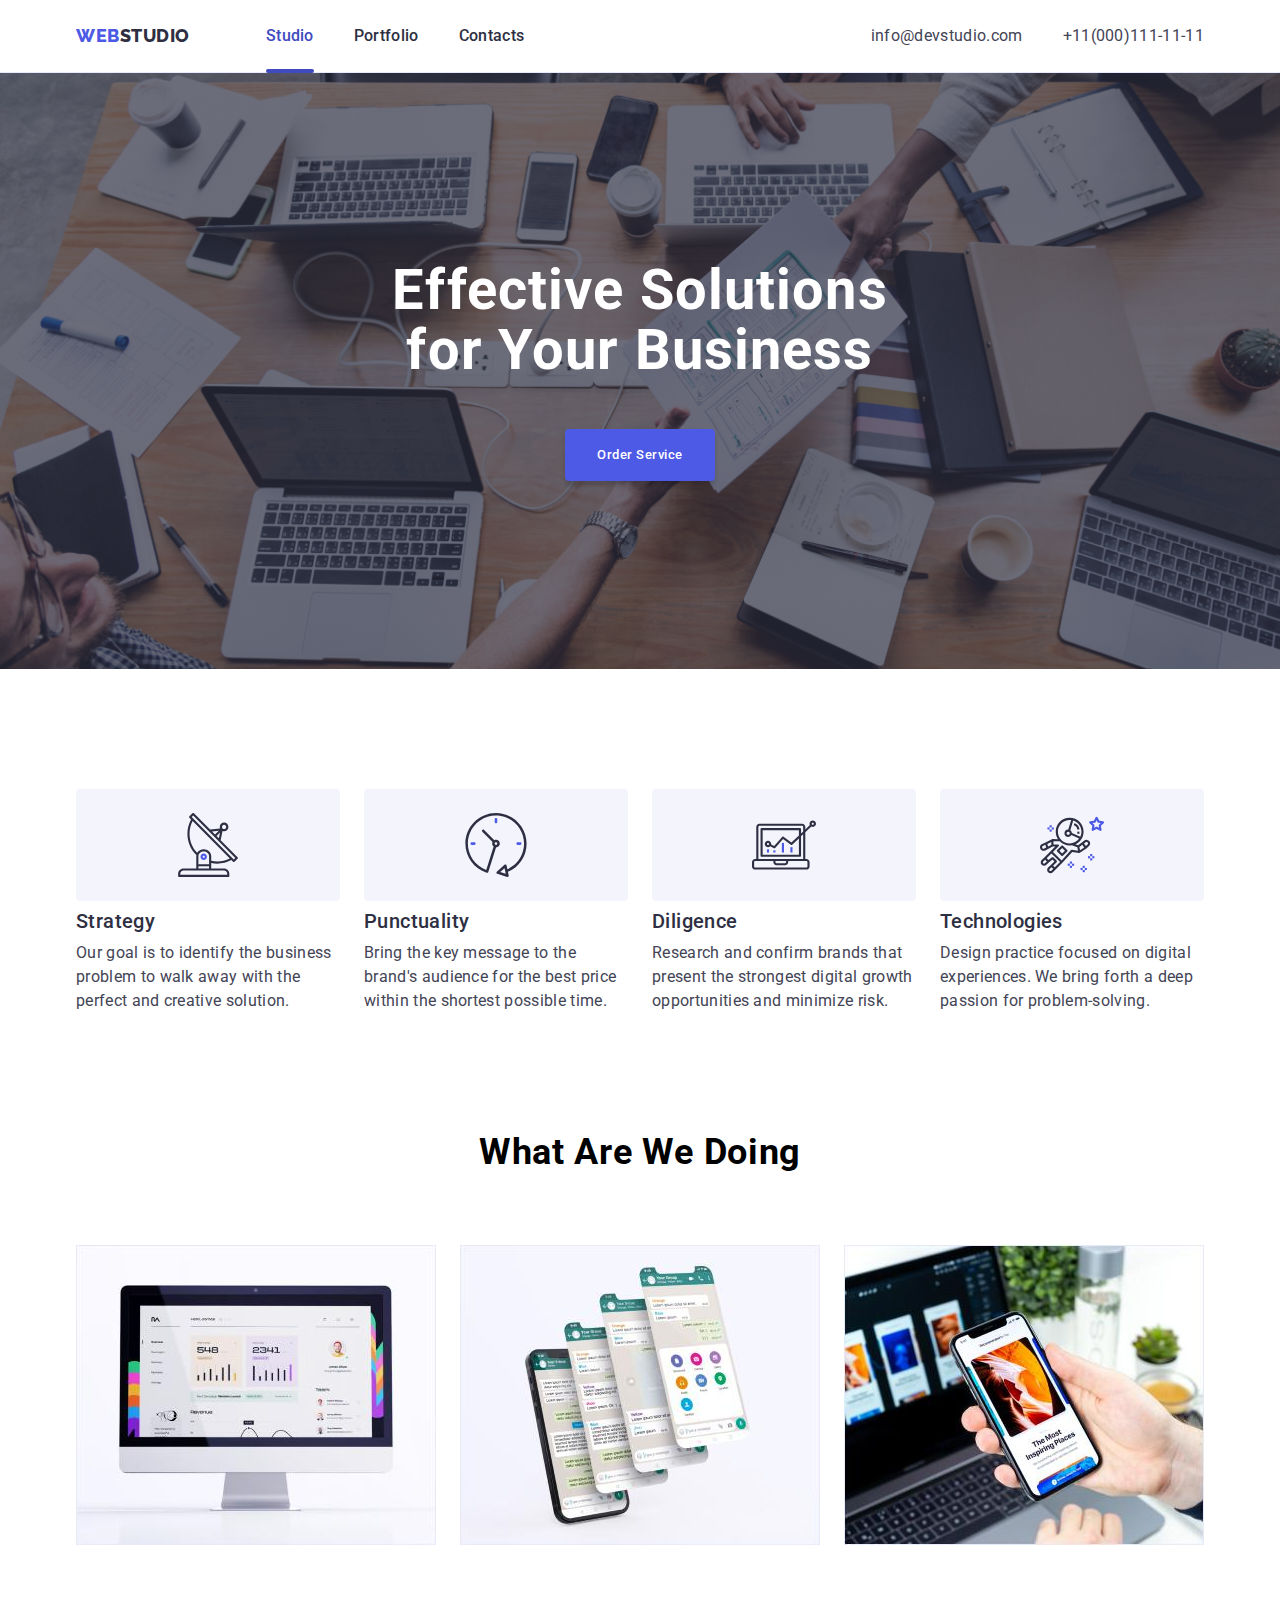
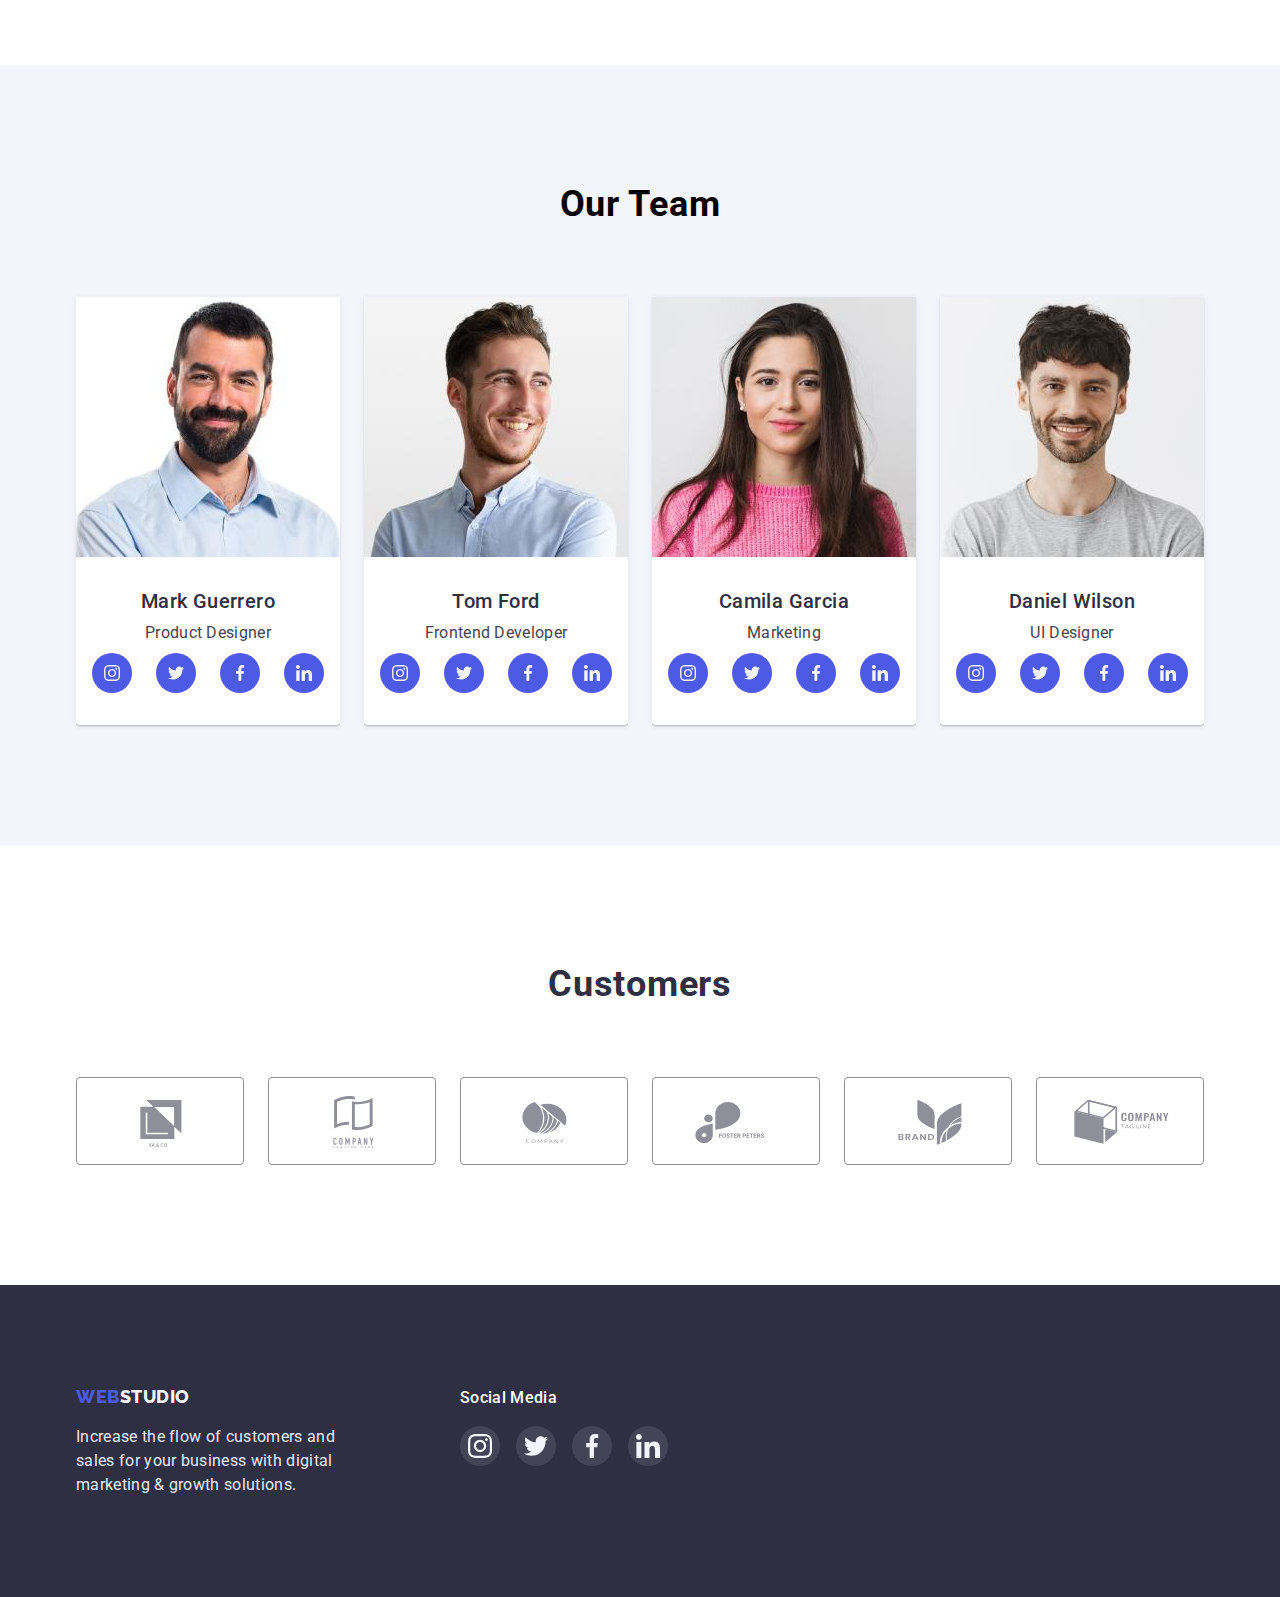
<file: index.html>
<!DOCTYPE html>
<html lang="en">

<head>
    <meta charset="UTF-8">
    <meta http-equiv="X-UA-Compatible" content="IE=edge">
    <meta name="viewport" content="width=device-width, initial-scale=1.0">
    <link rel="preconnect" href="https://fonts.googleapis.com">
    <link rel="preconnect" href="https://fonts.gstatic.com" crossorigin>
    <link
        href="https://fonts.googleapis.com/css2?family=Raleway:wght@800&family=Roboto:wght@400;500;700;900&display=swap"
        rel="stylesheet">
    <link rel="stylesheet" href="https://cdnjs.cloudflare.com/ajax/libs/modern-normalize/1.1.0/modern-normalize.min.css"
        integrity="sha512-wpPYUAdjBVSE4KJnH1VR1HeZfpl1ub8YT/NKx4PuQ5NmX2tKuGu6U/JRp5y+Y8XG2tV+wKQpNHVUX03MfMFn9Q=="
        crossorigin="anonymous" referrerpolicy="no-referrer" />
    <link rel="stylesheet" href="./css/style.css">
    <title>Studio</title>

</head>

<body>
    <header class="header">
        <div class="container">
            <nav class="navigation">
                <a class="logo" href="./index.html">WEB<span class="logo logo-second-part">STUDIO</span></a>
                <ul class="nav-left list"> <!-- Left side of the navigation menu-->
                    <li><a class="nav-link active" href="./index.html">Studio</a></li>
                    <li><a class="nav-link" href="./portfolio.html">Portfolio</a></li>
                    <li><a class="nav-link" href="#">Contacts</a></li>
                </ul>
            </nav>
            <address>
                <ul class="address list">
                    <li><a class="address-item" href="mailto:info@devstudio.com">info@devstudio.com</a></li>
                    <li><a class="address-item" href="tel:+1100011111">+11(000)111-11-11</a></li>
                </ul>
            </address>
        </div>
    </header>

    <main>
        <section class="hero">
            <div class="container">
                <h1 class="hero-title">Effective Solutions for Your Business</h1>
                <button type="button" class="service-button" data-modal-open> Order Service</button>
            </div>
        </section>
        <!-- Features list-->
        <section class="features">
            <div class="container">
                <h2 class="visually-hidden"> Our Features</h2>
                <ul class="features-list list">
                    <li class="feature">
                        <div class="feature-wrap"> <svg class="feature-icon">
                                <use href="./images/icons.svg#icon-anthena"></use>
                            </svg></div>
                        <h3 class="section-subtitle">Strategy</h3>
                        <p class="section-text">Our goal is to identify the business problem to walk away with the
                            perfect
                            and
                            creative
                            solution.</p>
                    </li>
                    <li class="feature">
                        <div class="feature-wrap"> <svg class="feature-icon">
                                <use href="./images/icons.svg#icon-clock"></use>
                            </svg> </div>
                        <h3 class="section-subtitle">Punctuality</h3>
                        <p class="section-text">Bring the key message to the brand's audience for the best price within
                            the
                            shortest
                            possible
                            time.</p>
                    </li>
                    <li class="feature">
                        <div class="feature-wrap"> <svg class="feature-icon">
                                <use href="./images/icons.svg#icon-diagram"></use>
                            </svg></div>
                        <h3 class="section-subtitle">Diligence</h3>
                        <p class="section-text">Research and confirm brands that present the strongest digital growth
                            opportunities and
                            minimize
                            risk.</p>
                    </li>
                    <li class="feature">
                        <div class="feature-wrap"> <svg class="feature-icon">
                                <use href="./images/icons.svg#icon-astronaut"></use>
                            </svg></div>
                        <h3 class="section-subtitle">Technologies</h3>
                        <p class="section-text">Design practice focused on digital experiences. We bring forth a deep
                            passion
                            for
                            problem-solving.
                        </p>
                    </li>
                </ul>
            </div>
        </section>

        <section class="work-examples">
            <div class="container">
                <h2 class="section-title">What Are We Doing</h2> <!-- Work examples list-->
                <ul class="article-images list">
                    <li><img src="./images/rectangle1.jpg" alt=" A monitor with a website displayed on it" width="360"
                            height="300"></li>
                    <li><img src="./images/rectangle2.jpg"
                            alt=" A mobile phone with a mobile aplication displayed on it" width="360" height="300">
                    </li>
                    <li><img src="./images/rectangle3.jpg" alt=" A phone and a monitor displaying apps" width="360"
                            height="300"></li>
                </ul>
            </div>
        </section>
        <!-- Company staff-->

        <section class="team">
            <div class="container">
                <h2 class=" section-title">Our Team</h2>
                <ul class="cards list">
                    <li class="card">
                        <img class="card-img" src="./images/markguerrero.jpg"
                            alt="A smiling man with a dark hair and a beard" width="264" height="260">
                        <div class="card-body">
                            <h3 class="card-title section-subtitle">Mark Guerrero</h3>
                            <p class="card-text section-text">Product Designer</p>
                            <ul class="team-social list">
                                <li class="team-social-item">
                                    <a href="#" class="team-social-link">
                                        <svg class="team-social-icon">
                                            <use href="./images/icons.svg#icon-instagram"></use>
                                        </svg>
                                    </a>
                                </li>
                                <li class="team-social-item">
                                    <a href="#" class="team-social-link">
                                        <svg class="team-social-icon">
                                            <use href="./images/icons.svg#icon-twitter"></use>
                                        </svg>
                                    </a>
                                </li>
                                <li class="team-social-item">
                                    <a href="#" class="team-social-link">
                                        <svg class="team-social-icon">
                                            <use href="./images/icons.svg#icon-facebook"></use>
                                        </svg>
                                    </a>
                                </li>
                                <li class="team-social-item">
                                    <a href="#" class="team-social-link">
                                        <svg class="team-social-icon">
                                            <use href="./images/icons.svg#icon-linkedin"></use>
                                        </svg>
                                    </a>
                                </li>
                            </ul>

                        </div>
                    </li>

                    <li class="card">
                        <img class="card-img" src="./images/tomford.jpg"
                            alt=" A smiling man with brown hairs looking to his right" width="264" height="260">
                        <div class="card-body">
                            <h3 class="card-title section-subtitle">Tom Ford</h3>
                            <p class="card-text section-text">Frontend Developer</p>
                            <ul class="team-social list">
                                <li class="team-social-item">
                                    <a href="#" class="team-social-link">
                                        <svg class="team-social-icon">
                                            <use href="./images/icons.svg#icon-instagram"></use>
                                        </svg>
                                    </a>
                                </li>
                                <li class="team-social-item">
                                    <a href="#" class="team-social-link">
                                        <svg class="team-social-icon">
                                            <use href="./images/icons.svg#icon-twitter"></use>
                                        </svg>
                                    </a>
                                </li>
                                <li class="team-social-item">
                                    <a href="#" class="team-social-link">
                                        <svg class="team-social-icon">
                                            <use href="./images/icons.svg#icon-facebook"></use>
                                        </svg>
                                    </a>
                                </li>
                                <li class="team-social-item">
                                    <a href="#" class="team-social-link">
                                        <svg class="team-social-icon">
                                            <use href="./images/icons.svg#icon-linkedin"></use>
                                        </svg>
                                    </a>
                                </li>
                            </ul>

                        </div>
                    </li>

                    <li class="card">
                        <img class="card-img" src="./images/camilagarcia.jpg"
                            alt="A smiling woman looking at the camera" width="264" height="260">
                        <div class="card-body">
                            <h3 class="card-title section-subtitle">Camila Garcia</h3>
                            <p class="card-text section-text">Marketing</p>
                            <ul class="team-social list">
                                <li class="team-social-item">
                                    <a href="#" class="team-social-link">
                                        <svg class="team-social-icon">
                                            <use href="./images/icons.svg#icon-instagram"></use>
                                        </svg>
                                    </a>
                                </li>
                                <li class="team-social-item">
                                    <a href="#" class="team-social-link">
                                        <svg class="team-social-icon">
                                            <use href="./images/icons.svg#icon-twitter"></use>
                                        </svg>
                                    </a>
                                </li>
                                <li class="team-social-item">
                                    <a href="#" class="team-social-link">
                                        <svg class="team-social-icon">
                                            <use href="./images/icons.svg#icon-facebook"></use>
                                        </svg>
                                    </a>
                                </li>
                                <li class="team-social-item">
                                    <a href="#" class="team-social-link">
                                        <svg class="team-social-icon">
                                            <use href="./images/icons.svg#icon-linkedin"></use>
                                        </svg>
                                    </a>
                                </li>
                            </ul>

                        </div>
                    </li>

                    <li class="card">
                        <img class="card-img" src="./images/danielwilson.jpg" alt="A smiling man looking at the camera"
                            width="264" height="260">
                        <div class="card-body">
                            <h3 class="card-title section-subtitle">Daniel Wilson</h3>
                            <p class="card-text section-text">UI Designer</p>
                            <ul class="team-social list">
                                <li class="team-social-item">
                                    <a href="#" class="team-social-link">
                                        <svg class="team-social-icon">
                                            <use href="./images/icons.svg#icon-instagram"></use>
                                        </svg>
                                    </a>
                                </li>
                                <li class="team-social-item">
                                    <a href="#" class="team-social-link">
                                        <svg class="team-social-icon">
                                            <use href="./images/icons.svg#icon-twitter"></use>
                                        </svg>
                                    </a>
                                </li>
                                <li class="team-social-item">
                                    <a href="#" class="team-social-link">
                                        <svg class="team-social-icon">
                                            <use href="./images/icons.svg#icon-facebook"></use>
                                        </svg>
                                    </a>
                                </li>
                                <li class="team-social-item">
                                    <a href="#" class="team-social-link">
                                        <svg class="team-social-icon">
                                            <use href="./images/icons.svg#icon-linkedin"></use>
                                        </svg>
                                    </a>
                                </li>
                            </ul>

                        </div>
                    </li>
                </ul>
            </div>
        </section>
        <section class="customers">
            <div class="container">
                <h2 class="section-title customers-title"> Customers</h2>
                <ul class="customers-list list">
                    <li class="customer">
                        <a href="#" class="customer-link">
                            <svg class="customer-icon">
                                <use href="./images/icons.svg#icon-logo"></use>
                            </svg>
                        </a>
                    </li>
                    <li class="customer">
                        <a href="#" class="customer-link">
                            <svg class="customer-icon">
                                <use href="./images/icons.svg#icon-firstlogo"></use>
                            </svg>
                        </a>
                    </li>
                    <li class="customer">
                        <a href="#" class="customer-link">
                            <svg class="customer-icon">
                                <use href="./images/icons.svg#icon-secondlogo"></use>
                            </svg>
                        </a>
                    </li>
                    <li class="customer">
                        <a href="#" class="customer-link">
                            <svg class="customer-icon">
                                <use href="./images/icons.svg#icon-thirdlogo"></use>
                            </svg>
                        </a>
                    </li>
                    <li class="customer">
                        <a href="#" class="customer-link">
                            <svg class="customer-icon">
                                <use href="./images/icons.svg#icon-fourthlogo"></use>
                            </svg>
                        </a>
                    </li>
                    <li class="customer">
                        <a href="#" class="customer-link">
                            <svg class="customer-icon">
                                <use href="./images/icons.svg#icon-sixthlogo"></use>
                            </svg>
                        </a>
                    </li>
                </ul>
            </div>
        </section>
    </main>
    <footer>
        <div class="container">
            <div class="footer-left">

                <a class="logo footer-logo" href="./index.html">WEB<span
                        class="logo logo-btm-second-part">STUDIO</span></a>
                <p class="footer-text">Increase the flow of customers and sales for your business with digital
                    marketing & growth solutions. </p>
            </div>
            <div class="footer-right">
                <p class="footer-social">Social Media</p>
                <ul class="footer-social-list list">
                    <li class="footer-social-item">
                        <a href="#" class="footer-social-link">
                            <svg class="footer-social-icon">
                                <use href="./images/icons.svg#icon-instagram"></use>
                            </svg>
                        </a>
                    </li>
                    <li class="footer-social-item">
                        <a href="#" class="footer-social-link">
                            <svg class="footer-social-icon">
                                <use href="./images/icons.svg#icon-twitter"></use>
                            </svg>
                        </a>
                    </li>
                    <li class="footer-social-item">
                        <a href="#" class="footer-social-link">
                            <svg class="footer-social-icon">
                                <use href="./images/icons.svg#icon-facebook"></use>
                            </svg>
                        </a>
                    </li>
                    <li class="footer-social-item">
                        <a href="#" class="footer-social-link">
                            <svg class="footer-social-icon">
                                <use href="./images/icons.svg#icon-linkedin"></use>
                            </svg>
                        </a>
                    </li>
                </ul>
            </div>

        </div>
    </footer>
    <div class="backdrop is-hidden" data-modal>
        <div class="modal">
            <button type="button" class="modal-cross-button" data-modal-close>
                <svg class="modal-icon-cross">
                    <use href="./images/icons.svg#icon-cross">

                    </use>

                </svg>
            </button>
        </div>
    </div>

    <script src="./js/modal.js"></script>
</body>

</html>
</file>
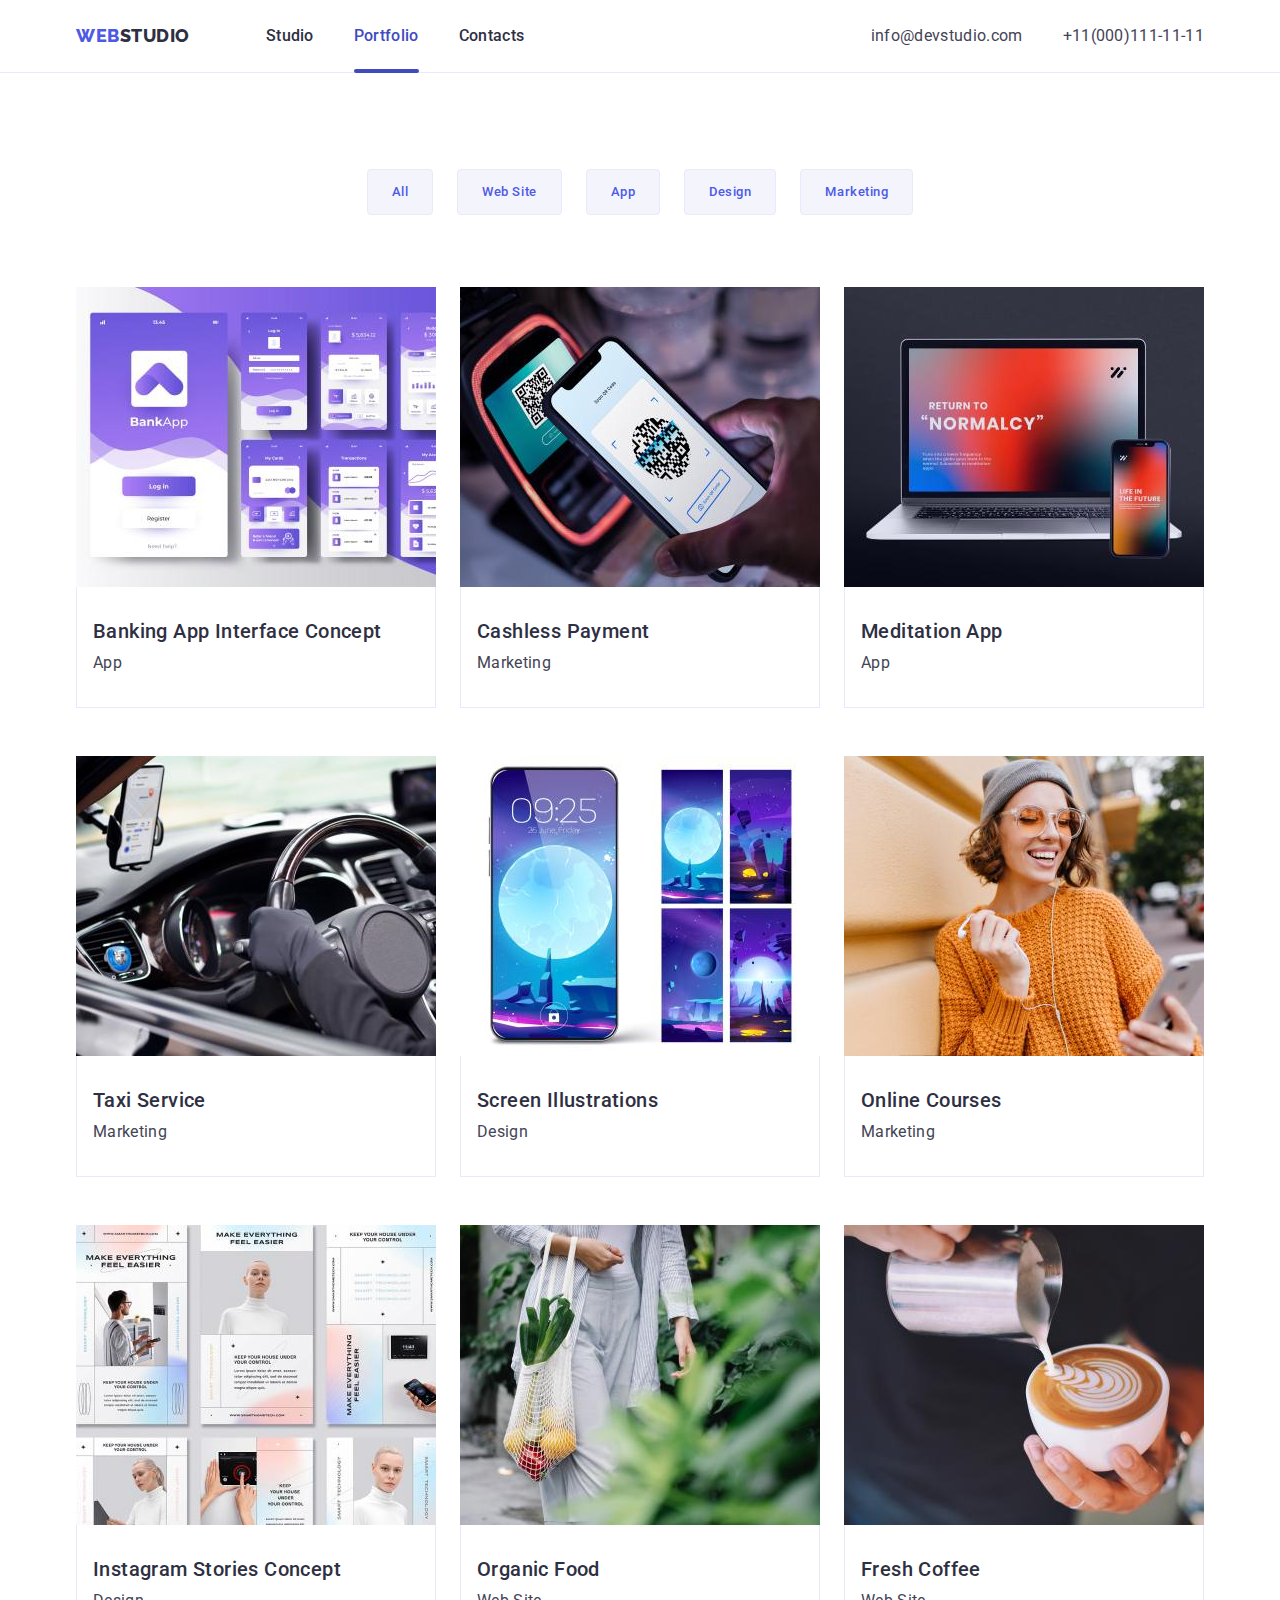
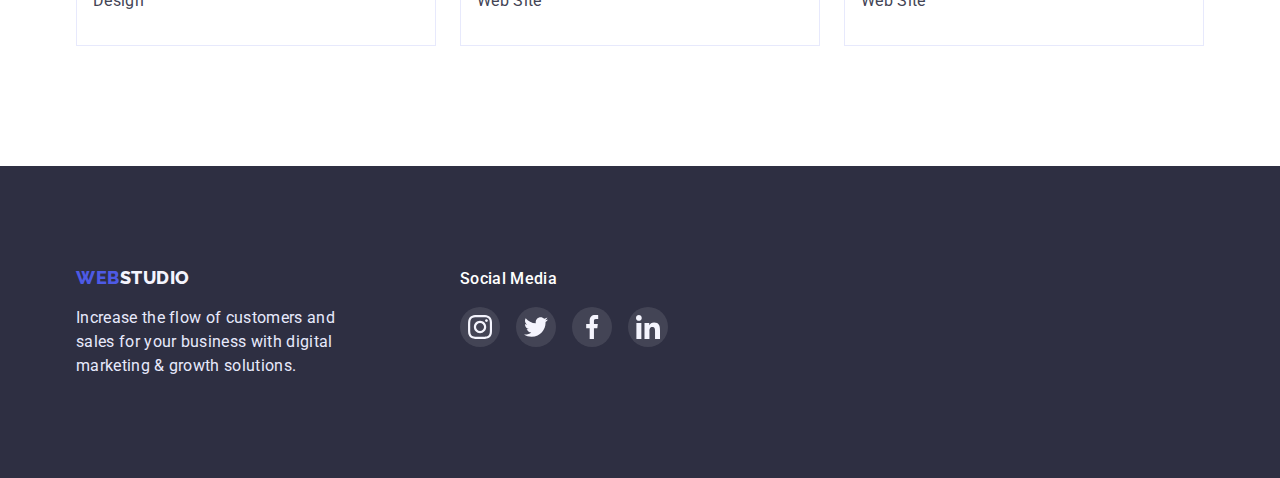
<file: portfolio.html>
<!DOCTYPE html>
<html lang="en">

<head>
    <meta charset="UTF-8">
    <meta http-equiv="X-UA-Compatible" content="IE=edge">
    <meta name="viewport" content="width=device-width, initial-scale=1.0">
    <link rel="preconnect" href="https://fonts.googleapis.com">
    <link rel="preconnect" href="https://fonts.gstatic.com" crossorigin>
    <link
        href="https://fonts.googleapis.com/css2?family=Raleway:wght@800&family=Roboto:wght@400;500;700;900&display=swap"
        rel="stylesheet">
    <link rel="stylesheet" href="https://cdnjs.cloudflare.com/ajax/libs/modern-normalize/1.1.0/modern-normalize.min.css"
        integrity="sha512-wpPYUAdjBVSE4KJnH1VR1HeZfpl1ub8YT/NKx4PuQ5NmX2tKuGu6U/JRp5y+Y8XG2tV+wKQpNHVUX03MfMFn9Q=="
        crossorigin="anonymous" referrerpolicy="no-referrer" />
    <link rel="stylesheet" href="./css/style.css">
    <title>Portfolio</title>
</head>

<body>
    <header class="header">
        <div class="container">
            <nav class="navigation">
                <a class="logo" href="./index.html">WEB<span class="logo logo-second-part">STUDIO</span></a>
                <ul class="nav-left list"> <!-- Left side of the navigation menu-->
                    <li><a class="nav-link" href="./index.html">Studio</a></li>
                    <li><a class="nav-link active" href="./portfolio.html">Portfolio</a></li>
                    <li><a class="nav-link" href="#">Contacts</a></li>
                </ul>
            </nav>
            <address>
                <ul class="address list">
                    <li><a class="address-item" href="mailto:info@devstudio.com">info@devstudio.com</a></li>
                    <li><a class="address-item" href="tel:+1100011111">+11(000)111-11-11</a></li>
                </ul>
            </address>
        </div>
    </header>

    <main>



        <section class="portfolio-section">
            <div class="container">
                <h1 class="visually-hidden">Services</h1>
                <ul class="menu list">
                    <li><button type="button" class="menu-button">All</button></li>
                    <li><button type="button" class="menu-button">Web Site</button></li>
                    <li><button type="button" class="menu-button">App</button></li>
                    <li><button type="button" class="menu-button">Design</button></li>
                    <li><button type="button" class="menu-button">Marketing</button></li>
                </ul>

                <ul class="cards-grid list">
                    <li class="grid-card">
                        <div class="grid-image-wrap">
                            <img class="grid-image" src="./images/img-8.jpg"
                                alt="A purple banking application interface being dispayed">

                            <p class="image-text section-text">14 Stylish and User-Friendly App Design Concepts · Task
                                Manager App ·
                                Calorie Tracker App · Exotic Fruit Ecommerce App · Cloud Storage App</p>
                        </div>
                        <div class="grid-card-content">
                            <h2 class="section-subtitle">Banking App Interface Concept</h2>
                            <p class="section-text">App</p>
                        </div>
                    </li>
                    <li class="grid-card">
                        <div class="grid-image-wrap">
                            <img class="grid-image" src="./images/img-7.jpg"
                                alt="A person marking a cashless payment through QR-Code using their smartphone ">
                            <p class="image-text section-text">14 Stylish and User-Friendly App Design Concepts · Task
                                Manager App ·
                                Calorie Tracker App · Exotic Fruit Ecommerce App · Cloud Storage App</p>
                        </div>
                        <div class="grid-card-content">
                            <h2 class="section-subtitle">Cashless Payment</h2>
                            <p class="section-text">Marketing</p>
                        </div>
                    </li>
                    <li class="grid-card">
                        <div class="grid-image-wrap">
                            <img class="grid-image" src="./images/img-6.jpg"
                                alt="An app being displayed on a laptop and a smartphone screens">
                            <p class="image-text section-text">14 Stylish and User-Friendly App Design Concepts · Task
                                Manager App ·
                                Calorie Tracker App · Exotic Fruit Ecommerce App · Cloud Storage App</p>
                        </div>
                        <div class="grid-card-content">
                            <h2 class="section-subtitle">Meditation App</h2>
                            <p class="section-text">App</p>
                        </div>
                    </li>
                    <li class="grid-card">
                        <div class="grid-image-wrap">
                            <img class="grid-image" src="./images/img-5.jpg" alt="A driver driving a black car">
                            <p class="image-text section-text">14 Stylish and User-Friendly App Design Concepts · Task
                                Manager App ·
                                Calorie Tracker App · Exotic Fruit Ecommerce App · Cloud Storage App</p>
                        </div>
                        <div class="grid-card-content">
                            <h2 class="section-subtitle">Taxi Service</h2>
                            <p class="section-text">Marketing</p>
                        </div>
                    </li>
                    <li class="grid-card">
                        <div class="grid-image-wrap">
                            <img class="grid-image" src="./images/img-4.jpg"
                                alt="Various wallpapers on a phone's screen">
                            <p class="image-text section-text">14 Stylish and User-Friendly App Design Concepts · Task
                                Manager App ·
                                Calorie Tracker App · Exotic Fruit Ecommerce App · Cloud Storage App</p>
                        </div>
                        <div class="grid-card-content">
                            <h2 class="section-subtitle">Screen Illustrations</h2>
                            <p class="section-text">Design</p>
                        </div>
                    </li>
                    <li class="grid-card">
                        <div class="grid-image-wrap">
                            <img class="grid-image" src="./images/img-3.jpg"
                                alt="A woman wearing sunglasses looking at her phone while listening to music through earphones">
                            <p class="image-text section-text">14 Stylish and User-Friendly App Design Concepts · Task
                                Manager App ·
                                Calorie Tracker App · Exotic Fruit Ecommerce App · Cloud Storage App</p>
                        </div>
                        <div class="grid-card-content">
                            <h2 class="section-subtitle">Online Courses</h2>
                            <p class="section-text">Marketing</p>
                        </div>
                    </li>
                    <li class="grid-card">
                        <div class="grid-image-wrap">
                            <img class="grid-image" src="./images/img-2.jpg"
                                alt="Several types of Instagram stories being displayed">
                            <p class="image-text section-text">14 Stylish and User-Friendly App Design Concepts · Task
                                Manager App ·
                                Calorie Tracker App · Exotic Fruit Ecommerce App · Cloud Storage App</p>
                        </div>
                        <div class="grid-card-content">
                            <h2 class="section-subtitle">Instagram Stories Concept</h2>
                            <p class="section-text">Design</p>
                        </div>
                    </li>
                    <li class="grid-card">
                        <div class="grid-image-wrap">
                            <img class="grid-image" src="./images/img-1.jpg"
                                alt="A woman carying a bag full of fruits and vegetables.">
                            <p class="image-text section-text">14 Stylish and User-Friendly App Design Concepts · Task
                                Manager App ·
                                Calorie Tracker App · Exotic Fruit Ecommerce App · Cloud Storage App</p>
                        </div>
                        <div class="grid-card-content">
                            <h2 class="section-subtitle">Organic Food</h2>
                            <p class="section-text">Web Site</p>
                        </div>
                    </li>
                    <li class="grid-card">
                        <div class="grid-image-wrap">
                            <img class="grid-image" src="./images/img.jpg" alt="Fresh coffe being poured in a glass">
                            <p class="image-text section-text">14 Stylish and User-Friendly App Design Concepts · Task
                                Manager App ·
                                Calorie Tracker App · Exotic Fruit Ecommerce App · Cloud Storage App</p>
                        </div>
                        <div class="grid-card-content">
                            <h2 class="section-subtitle">Fresh Coffee</h2>
                            <p class="section-text">Web Site</p>
                        </div>
                    </li>

                </ul>
            </div>
        </section>
    </main>
    <footer>
        <div class="container">
            <div class="footer-left">

                <a class="logo footer-logo" href="./index.html">WEB<span
                        class="logo logo-btm-second-part">STUDIO</span></a>
                <p class="footer-text">Increase the flow of customers and sales for your business with digital
                    marketing & growth solutions. </p>
            </div>
            <div class="footer-right">
                <p class="footer-social">Social Media</p>
                <ul class="footer-social-list list">
                    <li class="footer-social-item">
                        <a href="#" class="footer-social-link">
                            <svg class="footer-social-icon">
                                <use href="./images/icons.svg#icon-instagram"></use>
                            </svg>
                        </a>
                    </li>
                    <li class="footer-social-item">
                        <a href="#" class="footer-social-link">
                            <svg class="footer-social-icon">
                                <use href="./images/icons.svg#icon-twitter"></use>
                            </svg>
                        </a>
                    </li>
                    <li class="footer-social-item">
                        <a href="#" class="footer-social-link">
                            <svg class="footer-social-icon">
                                <use href="./images/icons.svg#icon-facebook"></use>
                            </svg>
                        </a>
                    </li>
                    <li class="footer-social-item">
                        <a href="#" class="footer-social-link">
                            <svg class="footer-social-icon">
                                <use href="./images/icons.svg#icon-linkedin"></use>
                            </svg>
                        </a>
                    </li>
                </ul>
            </div>

        </div>
    </footer>

    <div class="backdrop is-hidden" data-modal>
        <div class="modal">
            <button type="button" class="modal-cross-button" data-modal-close>
                <svg class="modal-icon-cross">
                    <use href="./images/icons.svg#icon-cross">

                    </use>

                </svg>
            </button>
        </div>
    </div>

    <script src="./js/modal.js"></script>
</body>

</html>
</file>
<file: css/style.css>
:root {
  --main-color: #2e2f42; /* Logo/hero/footer/nav_items color*/
  --secondary-color: #fff; /* Title/Button/Cards*/
  --link-hover-color: #404bbf; /* header links hover color*/
  --additional-background-color: #f4f4fd; /* Team and menu button bg color, logo bottom 2nd part*/
  --footer-text-color: #e7e9fc; /*Footer text color*/
  --main-btn-logo-txt-color: #4d5ae5; /* Logo, service button , menu button color*/
  --section-text-color: #434455;
}

a {
  text-decoration: none;
}
.list {
  list-style: none;
}

* {
  margin: 0;
  padding: 0;
  box-sizing: border-box;
}

body {
  font-family: "Roboto", sans-serif;
  background-color: var(--secondary-color);
}
/* ============================= COMPONENTS =============================*/
.section-text {
  color: var(--section-text-color);
  line-height: 1.5;
  letter-spacing: 0.02em;
}
.section-subtitle {
  font-weight: 500;
  font-size: 20px;
  line-height: 1.2;
  letter-spacing: 0.02em;
  color: var(--main-color);
}
.section-title {
  font-size: 36px;
  line-height: 1.11;
  text-align: center;
  letter-spacing: 0.02em;
  text-transform: capitalize;
}
img {
  width: 100%;
  display: block;
}

.container {
  width: 1158px;
  padding: 0 15px;
  margin: 0 auto;
}

/* ============================= /COMPONENTS =============================*/
/* ============================= LOGO =============================*/

.logo {
  font-family: "Raleway";
  font-weight: 800;
  font-size: 18px;
  line-height: 1.33;
  text-transform: uppercase;
  letter-spacing: 0.03em;
  color: var(--main-btn-logo-txt-color);
}

.logo-second-part {
  color: var(--main-color);
}
.logo-btm-second-part {
  color: var(--additional-background-color);
}
/* ============================= /LOGO =============================*/
/* ============================= HEADER =============================*/
.header {
  border-bottom: 1px solid #e7e9fc;
}
.header .container {
  display: flex;
  justify-content: space-between;
  align-items: center;
}

.navigation {
  display: flex;
  align-items: center;
  gap: 76px;
}

.nav-left {
  display: flex;
  gap: 40px;
}

.nav-link {
  position: relative;
  color: var(--main-color);
  font-weight: 500;
  line-height: 1.5;
  letter-spacing: 0.02em;
  display: block;
  padding: 24px 0;
  transition-duration: 250ms;
  transition-timing-function: cubic-bezier(0.4, 0, 0.2, 1);
  transition-property: color;
}

.nav-link.active {
  color: #404bbf;
}

.nav-link.active::after {
  content: "";
  position: absolute;
  bottom: -1px;
  display: block;
  width: 100%;
  height: 4px;
  background: #404bbf;
  border-radius: 2px;
}

.nav-link:hover,
.nav-link:focus {
  color: var(--link-hover-color);
}

.address {
  display: flex;
  gap: 40px;
}

.address-item {
  color: var(--section-text-color);
  font-style: normal;
  line-height: 1.5;
  letter-spacing: 0.02em;
  transition-duration: 250ms;
  transition-timing-function: cubic-bezier(0.4, 0, 0.2, 1);
  transition-property: color;
}

.address-item:hover,
.address-item:focus {
  color: var(--link-hover-color);
}
/* ============================= /HEADER =============================*/
/* ============================= MAIN =============================*/

.hero {
  max-width: 1440px;
  margin: 0 auto;
  background-image: linear-gradient(
      rgba(46, 47, 66, 0.7),
      rgba(46, 47, 66, 0.7)
    ),
    url(../images/bgimg.jpg);
  background-size: cover;
  background-color: var(--main-color);
  padding: 188px 0;
}

.hero-title {
  font-size: 56px;
  line-height: 1.07;
  color: var(--secondary-color);
  letter-spacing: 0.02em;
  text-align: center;
  max-width: 496px;
  margin: 0 auto 48px auto;
}
.service-button {
  display: block;
  margin: 0 auto;
  background-color: var(--main-btn-logo-txt-color);
  box-shadow: 0px 4px 4px rgba(0, 0, 0, 0.15);
  border-radius: 4px;
  color: var(--secondary-color);
  font-family: inherit;
  line-height: 1.5;
  font-weight: 500;
  letter-spacing: 0.04em;
  border: none;
  padding: 16px 32px;
  cursor: pointer;
  transition-duration: 250ms;
  transition-timing-function: cubic-bezier(0.4, 0, 0.2, 1);
  transition-property: background-color;
}
.service-button:hover,
.service-button:focus {
  background-color: var(--link-hover-color);
}

.visually-hidden {
  position: absolute;
  width: 1px;
  height: 1px;
  margin: -1px;
  border: 0;
  padding: 0;
  white-space: nowrap;
  clip-path: inset(100%);
  clip: rect(0 0 0 0);
  overflow: hidden;
}

.features {
  padding: 120px 0;
}

.features-list {
  display: flex;
  gap: 24px;
}

.feature {
  width: 264px;
}
.feature-wrap {
  display: flex;
  justify-content: center;
  align-items: center;
  background-color: var(--additional-background-color);
  border-radius: 4px;
  height: 112px;
  margin-bottom: 8px;
}

.feature-icon {
  width: 64px;
  height: 64px;
}

.feature .section-subtitle {
  margin-bottom: 8px;
}

.work-examples {
  padding-bottom: 120px;
}

.work-examples .section-title {
  margin-bottom: 72px;
}

.article-images {
  display: flex;
  gap: 24px;
}

.team {
  background-color: var(--additional-background-color);
  padding: 120px 0;
}

.team .section-title {
  margin-bottom: 72px;
}

.cards {
  display: flex;
  gap: 24px;
}

.card {
  background-color: var(--secondary-color);
  text-align: center;
  box-shadow: 0px 1px 6px rgba(46, 47, 66, 0.08),
    0px 1px 1px rgba(46, 47, 66, 0.16), 0px 2px 1px rgba(46, 47, 66, 0.08);
  border-radius: 0px 0px 4px 4px;
}
.card-body {
  padding: 32px 0;
}

.card-title {
  margin-bottom: 8px;
}

.team-social {
  display: flex;
  gap: 24px;
  justify-content: center;
  margin-top: 8px;
}

.team-social-link {
  display: flex;
  align-items: center;
  justify-content: center;
  width: 40px;
  height: 40px;
  border-radius: 50%;
  background-color: var(--main-btn-logo-txt-color);
  transition-duration: 250ms;
  transition-timing-function: cubic-bezier(0.4, 0, 0.2, 1);
  transition-property: background-color;
}

.team-social-link:hover,
.team-social-link:focus {
  background-color: #404bbf;
}

.team-social-icon {
  display: block;
  width: 16px;
  height: 16px;
  fill: var(--additional-background-color);
}

.customers {
  padding: 120px 0;
}
.customers-title {
  margin-bottom: 72px;
  color: var(--main-color);
}

.customers-list {
  display: flex;
  justify-content: center;
  gap: 24px;
}

.customer-link {
  display: flex;
  border: 1px solid #8e8f99;
  border-radius: 4px;
  align-items: center;
  justify-content: center;
  width: 168px;
  height: 88px;
  transition-duration: 250ms;
  transition-timing-function: cubic-bezier(0.4, 0, 0.2, 1);
  transition-property: border;
}

.customer-icon {
  display: block;
  width: 104px;
  height: 56px;
  fill: #8e8f99;
  transition-duration: 250ms;
  transition-timing-function: cubic-bezier(0.4, 0, 0.2, 1);
  transition-property: fill;
}

.customer-link:hover,
.customer-link:focus {
  border: 1px solid #404bbf;
}

.customer-link:hover .customer-icon,
.customer-link:focus .customer-icon {
  fill: #404bbf;
}

/* ============================= /MAIN =============================*/
/* ============================= FOOTER =============================*/
footer {
  background-color: var(--main-color);
  padding: 100px 0;
}

footer .container {
  display: flex;
  align-items: baseline;
}
.footer-right {
  margin-left: 120px;
}

.footer-text {
  color: var(--footer-text-color);
  line-height: 1.5;
  letter-spacing: 0.02em;
  width: 264px;
}

.footer-social {
  color: var(--secondary-color);
  margin-bottom: 16px;
  font-weight: 500;
  line-height: 1.5;
  letter-spacing: 0.02em;
}

.footer-social-list {
  display: flex;
  gap: 16px;
}

.footer-social-link {
  display: flex;
  align-items: center;
  justify-content: center;
  width: 40px;
  height: 40px;
  border-radius: 50%;
  background-color: hsla(0, 0%, 100%, 0.1);
  transition-duration: 250ms;
  transition-timing-function: cubic-bezier(0.4, 0, 0.2, 1);
  transition-property: background-color;
}

.footer-social-link:hover,
.footer-social-link:focus {
  background-color: #31d0aa;
}

.footer-logo {
  display: block;
  margin-bottom: 16px;
}

.footer-social-icon {
  width: 24px;
  height: 24px;
  fill: var(--additional-background-color);
}
/* ============================= FOOTER =============================*/

/*================================PORTFOLIO===========================*/

.portfolio-section {
  padding: 96px 0 120px 0;
}

.menu {
  display: flex;
  justify-content: center;
  gap: 24px;
  margin-bottom: 72px;
}

.menu-button {
  background-color: var(--additional-background-color);
  border: 1px solid #e7e9fc;
  border-radius: 4px;
  padding: 12px 24px;

  color: var(--main-btn-logo-txt-color);
  font-weight: 500;
  line-height: 1.5;
  letter-spacing: 0.04em;
  font-family: inherit;
  cursor: pointer;
  transition-duration: 250ms;
  transition-timing-function: cubic-bezier(0.4, 0, 0.2, 1);
  transition-property: box-shadow, background-color, color, border;
}
.menu-button:hover,
.menu-button:focus {
  background-color: var(--link-hover-color);
  color: var(--secondary-color);
  box-shadow: 0px 3px 1px rgba(0, 0, 0, 0.1), 0px 2px 1px rgba(0, 0, 0, 0.08),
    0px 2px 2px rgba(0, 0, 0, 0.12);
  border: 1px solid #404bbf;
}

.cards-grid {
  display: flex;
  flex-wrap: wrap;
  column-gap: 24px;
}

.grid-image-wrap {
  position: relative;
  overflow: hidden;
}

.image-text {
  position: absolute;
  top: 0;
  padding: 40px 32px 164px 32px;
  height: 100%;
  background-color: #4d5ae5;
  color: #f4f4fd;
  transform: translateY(100%);
}

.image-text {
  transition-duration: 250ms;
  transition-timing-function: cubic-bezier(0.4, 0, 0.2, 1);
  transition-property: transform;
}

.grid-card {
  transition-duration: 250ms;
  transition-timing-function: cubic-bezier(0.4, 0, 0.2, 1);
  transition-property: box-shadow;
}

.grid-card:hover .image-text {
  transform: translateY(0);
}

.grid-card:not(:nth-of-type(n + 7)) {
  margin-bottom: 48px;
}
.grid-card:hover,
.grid-card:focus {
  box-shadow: 0px 1px 6px rgba(46, 47, 66, 0.08),
    0px 1px 1px rgba(46, 47, 66, 0.16), 0px 2px 1px rgba(46, 47, 66, 0.08);
}

.grid-card-content {
  padding: 32px 0 32px 16px;
  border: 1px solid #e7e9fc;
  border-top: none;
}

.grid-card-content .section-subtitle {
  margin-bottom: 8px;
}

/*================================/PORTFOLIO===========================*/
/*================================ MODAL ===========================*/

.backdrop {
  position: fixed;
  top: 0;
  background-color: rgba(46, 47, 66, 0.4);
  width: 100%;
  height: 100%;
  transition-duration: 250ms;
  transition-timing-function: cubic-bezier(0.4, 0, 0.2, 1);
  transition-property: opacity;
}

.is-hidden {
  visibility: hidden;
  pointer-events: none;
  opacity: 0;
}

.modal {
  position: absolute;
  top: 50%;
  left: 50%;
  transform: translate(-50%, -50%);
  width: 408px;
  min-height: 576px;
  background-color: #fcfcfc;
  box-shadow: 0px 1px 1px rgba(0, 0, 0, 0.14), 0px 1px 3px rgba(0, 0, 0, 0.12),
    0px 2px 1px rgba(0, 0, 0, 0.2);
  border-radius: 4px;
  padding: 24px;
}

.modal-cross-button {
  width: 24px;
  height: 24px;
  border-radius: 50%;
  border: 1px solid rgba(0, 0, 0, 0.1);
  background-color: #e7e9fc;
  display: flex;
  align-items: center;
  justify-content: center;
  margin-left: auto;
  cursor: pointer;
  transition-duration: 250ms;
  transition-timing-function: cubic-bezier(0.4, 0, 0.2, 1);
  transition-property: background-color;
}

.modal-cross-button:hover,
.modal-cross-button:focus {
  background-color: #404bbf;
}

.modal-icon-cross {
  width: 8px;
  height: 8px;
  transition-duration: 250ms;
  transition-timing-function: cubic-bezier(0.4, 0, 0.2, 1);
  transition-property: fill;
}

.modal-cross-button:hover .modal-icon-cross,
.modal-cross-button:focus .modal-icon-cross {
  fill: #fff;
}

/*================================ MODAL ===========================*/
</file>
